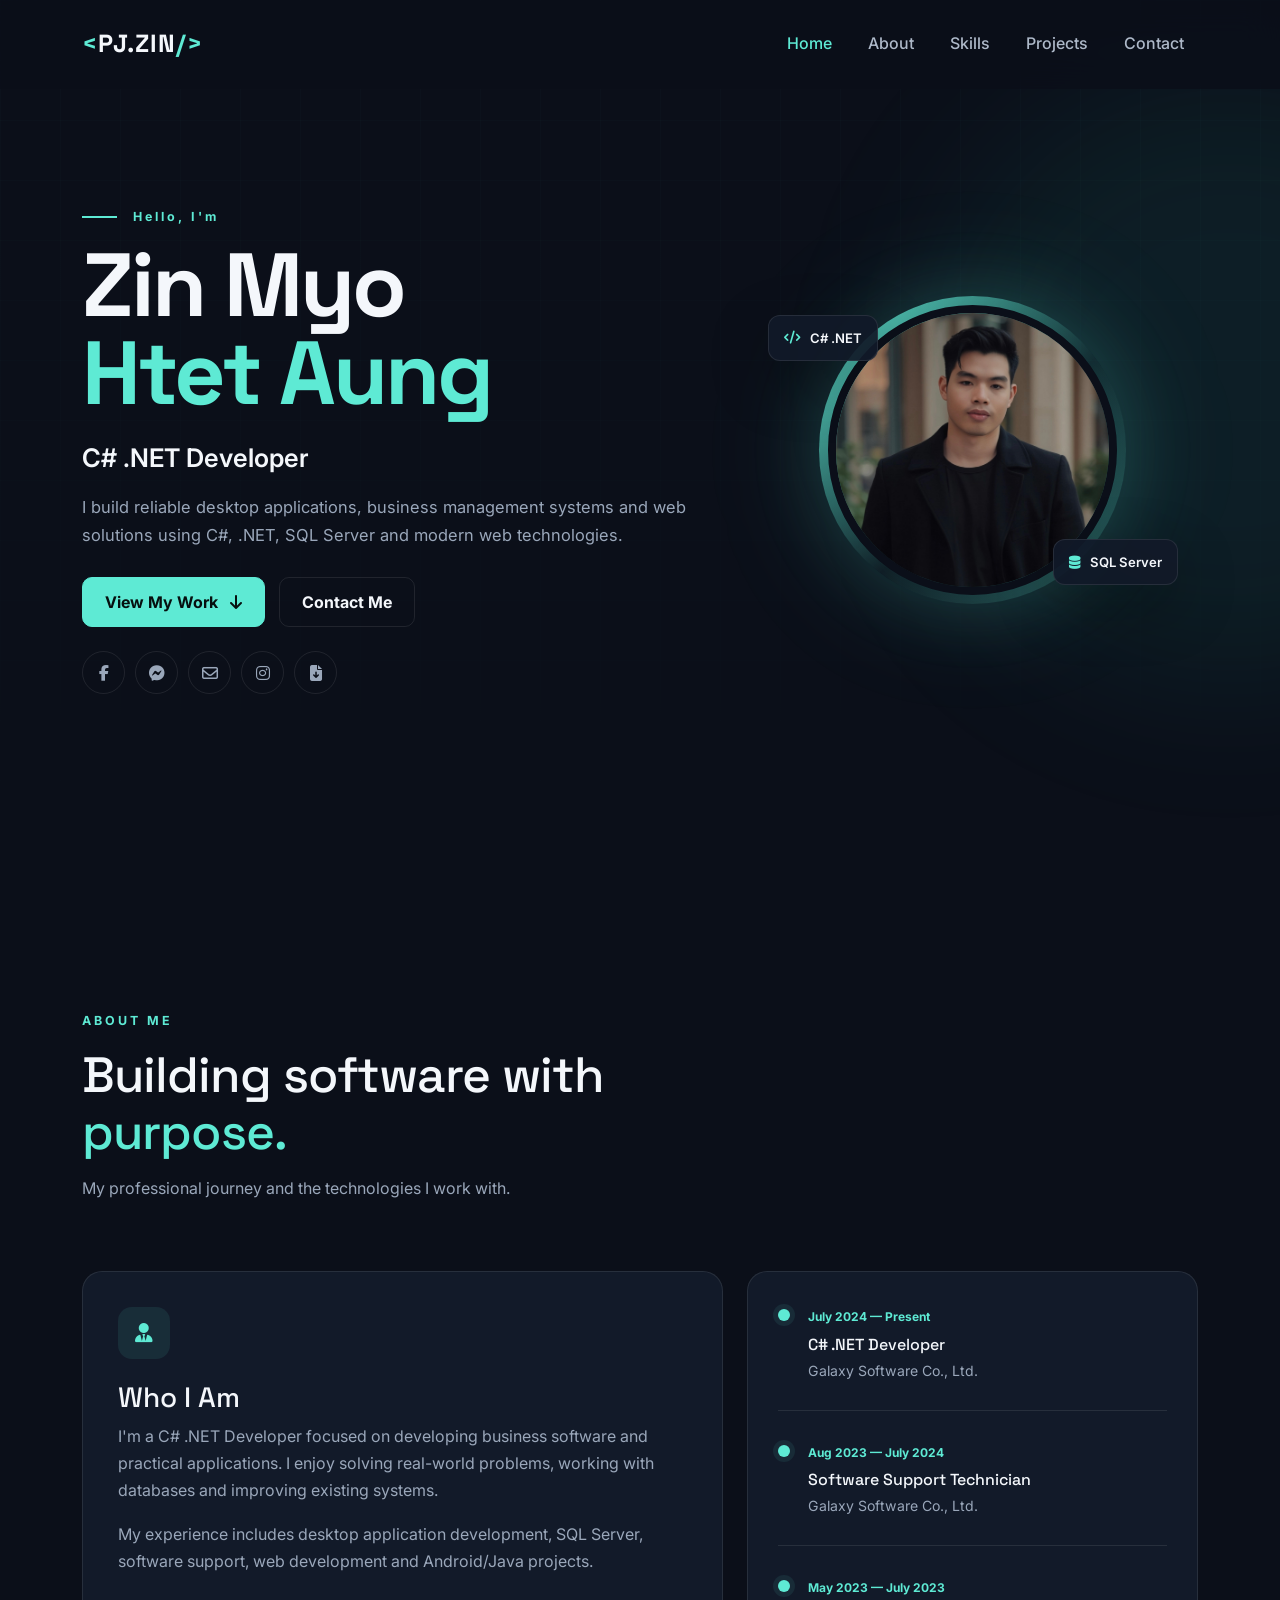
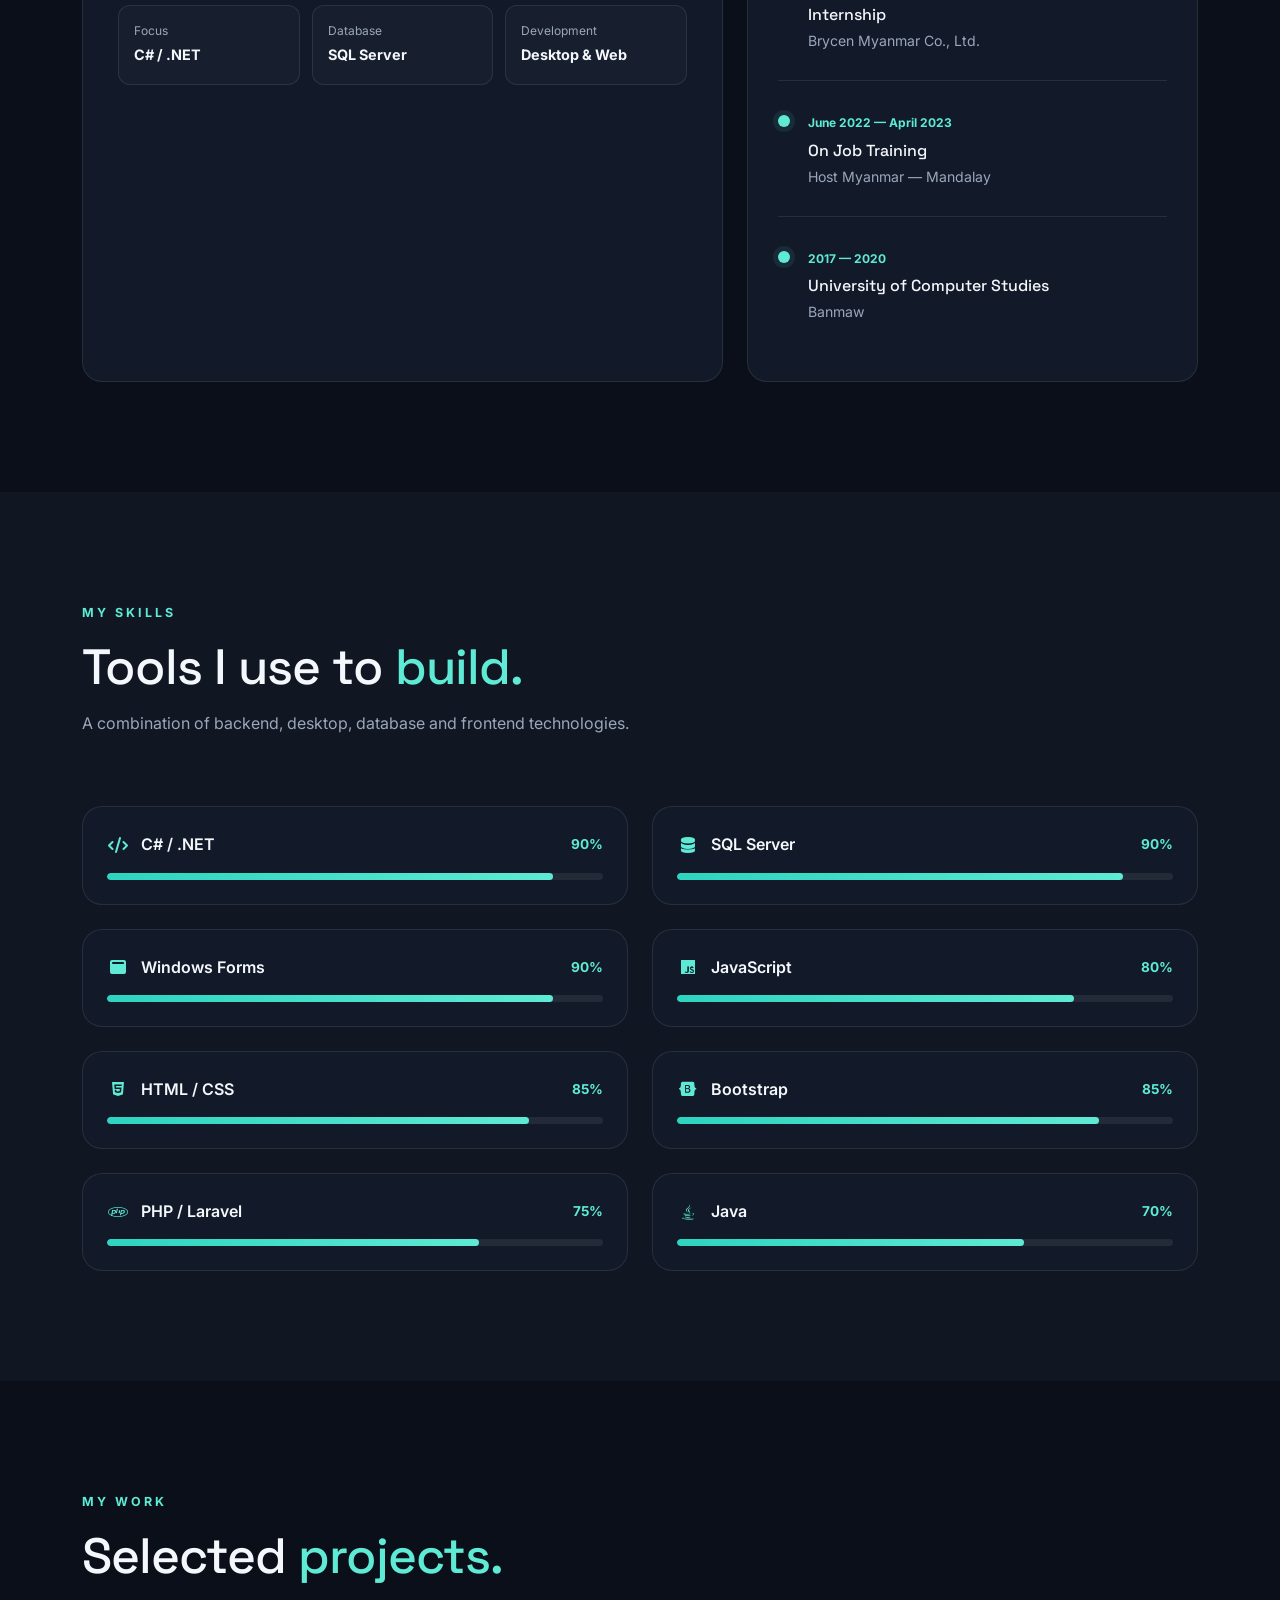
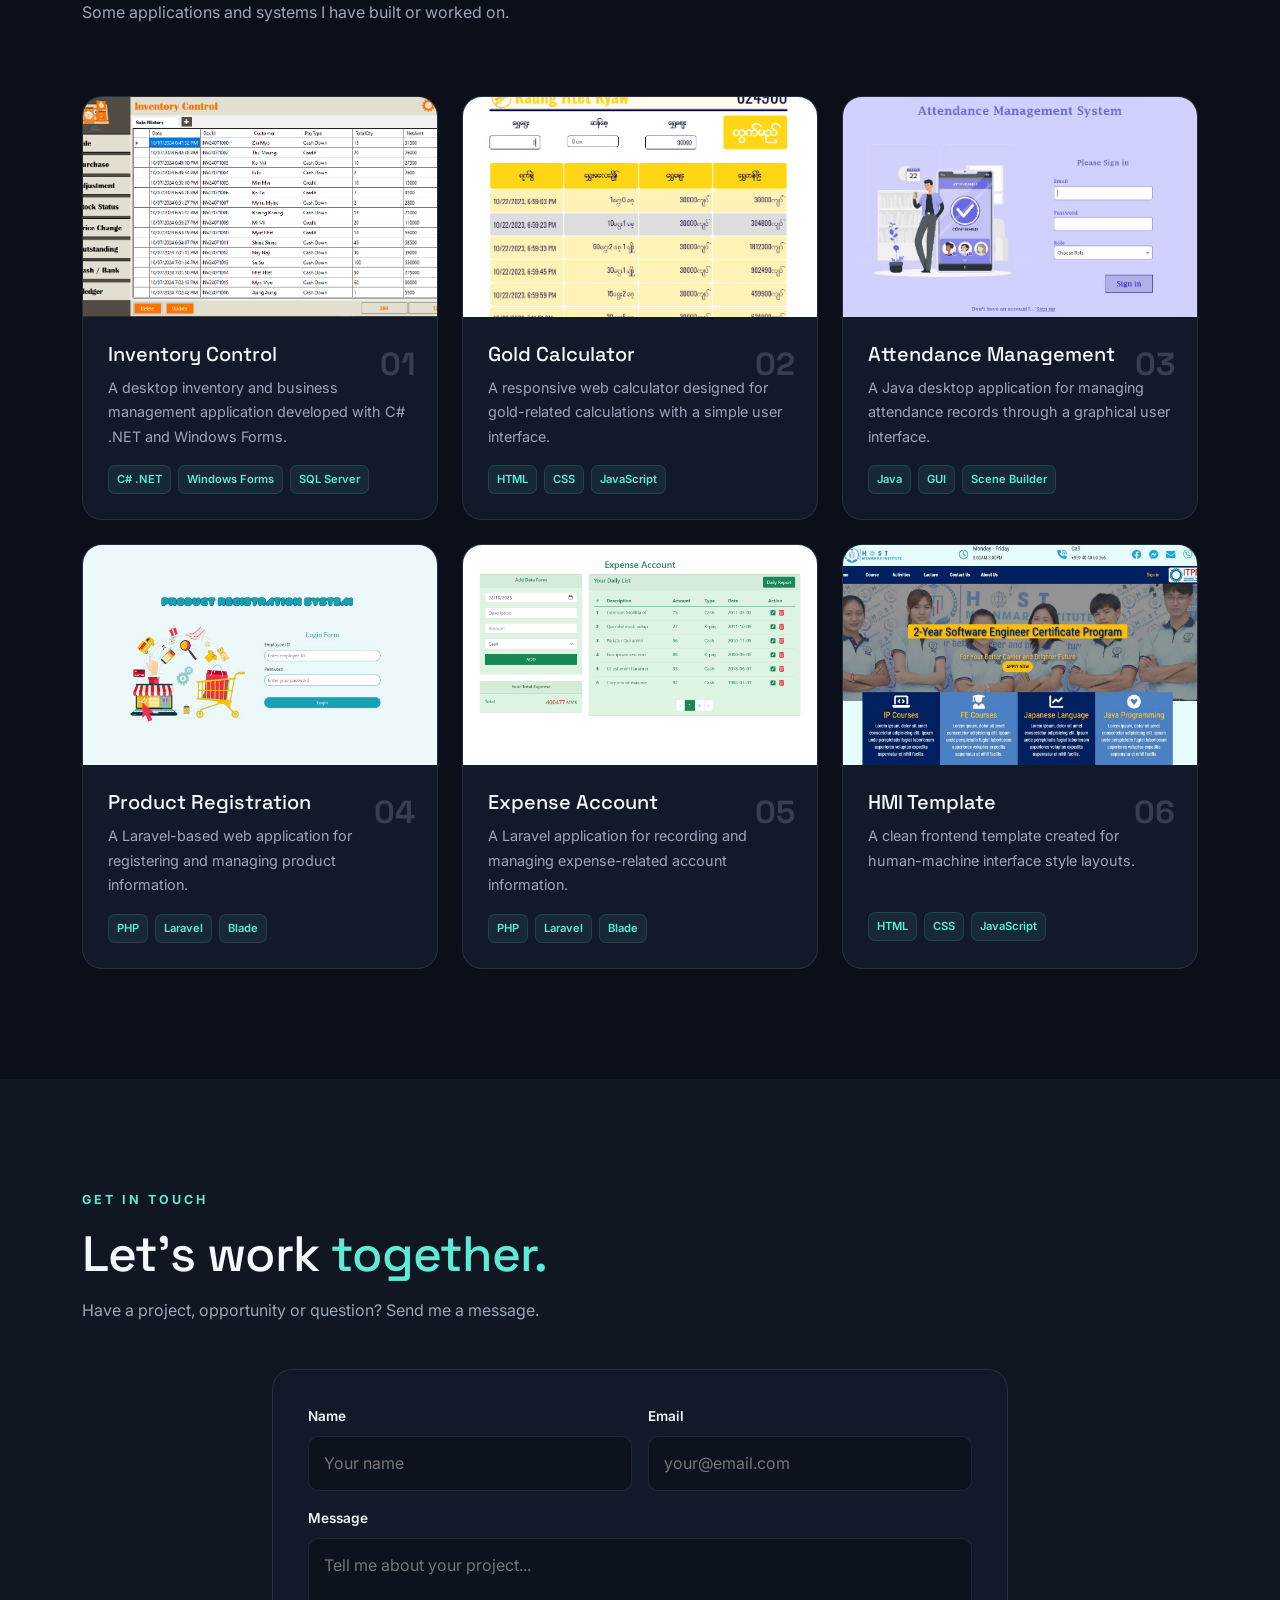
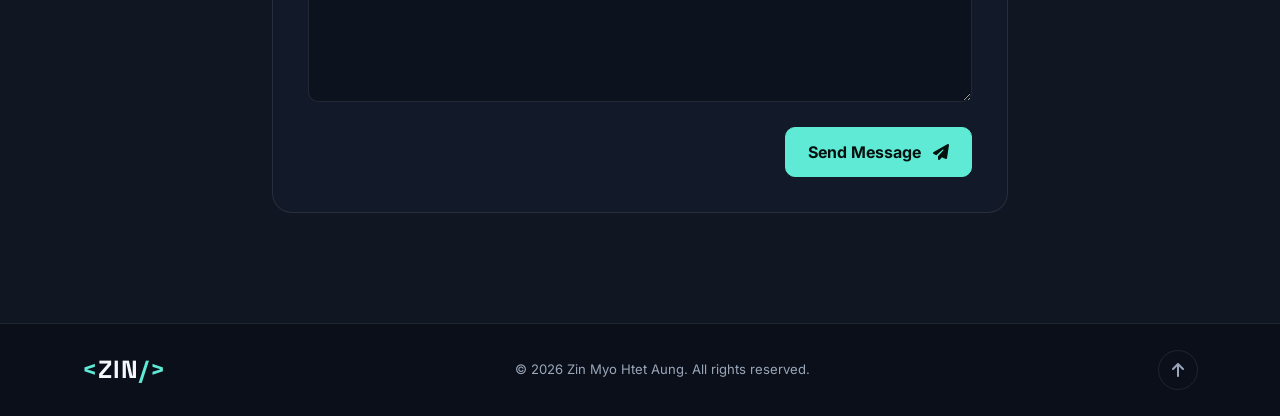
<file: index--.html>
<!DOCTYPE html>
<html lang="en">
<head>
    <meta charset="UTF-8">
    <meta name="viewport" content="width=device-width, initial-scale=1.0">
    <meta name="description" content="Zin Myo Htet Aung - C# .NET Developer Portfolio">
    <meta name="author" content="Zin Myo Htet Aung">
    <meta name="theme-color" content="#0b0f19">

    <title>Zin Myo Htet Aung | C# .NET Developer</title>

    <!-- Bootstrap 5.3 -->
    <link href="https://cdn.jsdelivr.net/npm/bootstrap@5.3.8/dist/css/bootstrap.min.css"
          rel="stylesheet"
          integrity="sha384-sRIl4kxILFvY47J16cr9ZwB07vP4J8+LH7qKQnuqkuIAvNWLzeN8tE5YBujZqJLB"
          crossorigin="anonymous">

    <!-- Font Awesome -->
    <link rel="stylesheet"
          href="https://cdnjs.cloudflare.com/ajax/libs/font-awesome/6.7.2/css/all.min.css"
          crossorigin="anonymous"
          referrerpolicy="no-referrer">

    <!-- AOS -->
    <link rel="stylesheet" href="https://unpkg.com/aos@next/dist/aos.css">

    <!-- Custom CSS -->
    <link rel="stylesheet" href="style.css">

    <link rel="icon" href="image/pp.jpg" type="image/jpeg">
</head>

<body>

<!-- ================= NAVBAR ================= -->
<nav class="navbar navbar-expand-lg fixed-top" id="mainNav">
    <div class="container">
        <a class="navbar-brand" href="#home">
            <span class="brand-accent">&lt;</span>PJ.ZIN<span class="brand-accent">/&gt;</span>
        </a>

        <button class="navbar-toggler" type="button"
                data-bs-toggle="collapse"
                data-bs-target="#navbarNav"
                aria-controls="navbarNav"
                aria-expanded="false"
                aria-label="Toggle navigation">
            <span class="navbar-toggler-icon"></span>
        </button>

        <div class="collapse navbar-collapse" id="navbarNav">
            <ul class="navbar-nav ms-auto align-items-lg-center gap-lg-2">
                <li class="nav-item"><a class="nav-link active" href="#home">Home</a></li>
                <li class="nav-item"><a class="nav-link" href="#about-me">About</a></li>
                <li class="nav-item"><a class="nav-link" href="#skills">Skills</a></li>
                <li class="nav-item"><a class="nav-link" href="#projects">Projects</a></li>
                <li class="nav-item"><a class="nav-link" href="#contact-me">Contact</a></li>
            </ul>
        </div>
    </div>
</nav>


<!-- ================= HERO ================= -->
<section id="home" class="hero-section">
    <div class="hero-grid"></div>

    <div class="container position-relative">
        <div class="row align-items-center min-vh-100 py-5">

            <div class="col-lg-7 order-2 order-lg-1" data-aos="fade-right" data-aos-duration="1000">
                <div class="hero-content">
                    <p class="eyebrow">
                        <span></span> Hello, I'm
                    </p>

                    <h1>
                        Zin Myo<br>
                        <span>Htet Aung</span>
                    </h1>

                    <h2>
                        C# .NET Developer
                    </h2>

                    <p class="hero-description">
                        I build reliable desktop applications, business management
                        systems and web solutions using C#, .NET, SQL Server and modern
                        web technologies.
                    </p>

                    <div class="hero-buttons">
                        <a href="#projects" class="btn btn-primary-custom">
                            View My Work <i class="fa-solid fa-arrow-down ms-2"></i>
                        </a>
                        <a href="#contact-me" class="btn btn-outline-custom">
                            Contact Me
                        </a>
                    </div>

                    <div class="social-links mt-4">
                        <a href="https://www.facebook.com/profile.php?id=100014480317493"
                           target="_blank" rel="noopener noreferrer" aria-label="Facebook">
                            <i class="fa-brands fa-facebook-f"></i>
                        </a>

                        <a href="https://www.facebook.com/messages/"
                           target="_blank" rel="noopener noreferrer" aria-label="Messenger">
                            <i class="fa-brands fa-facebook-messenger"></i>
                        </a>

                        <a href="mailto:your-email@example.com" aria-label="Email">
                            <i class="fa-regular fa-envelope"></i>
                        </a>

                        <a href="https://www.instagram.com/pj.zinmyohtetaung/?hl=en"
                           target="_blank" rel="noopener noreferrer" aria-label="Instagram">
                            <i class="fa-brands fa-instagram"></i>
                        </a>

                        <a href="YOUR_CV_LINK_HERE"
                           target="_blank" rel="noopener noreferrer" aria-label="Download CV">
                            <i class="fa-solid fa-file-arrow-down"></i>
                        </a>
                    </div>
                </div>
            </div>

            <div class="col-lg-5 order-1 order-lg-2 mb-5 mb-lg-0"
                 data-aos="zoom-in" data-aos-duration="1200">
                <div class="profile-wrapper">
                    <div class="profile-glow"></div>
                    <div class="profile-ring">
                        <img src="image/pp.jpg"
                             alt="Zin Myo Htet Aung"
                             class="profile-image">
                    </div>

                    <div class="floating-card card-code">
                        <i class="fa-solid fa-code"></i>
                        <span>C# .NET</span>
                    </div>

                    <div class="floating-card card-db">
                        <i class="fa-solid fa-database"></i>
                        <span>SQL Server</span>
                    </div>

                </div>
            </div>

        </div>
    </div>
</section>


<!-- ================= ABOUT ================= -->
<section id="about-me" class="section-padding">
    <div class="container">

        <div class="section-heading" data-aos="fade-up">
            <p class="section-label">ABOUT ME</p>
            <h2>Building software with <span>purpose.</span></h2>
            <p>
                My professional journey and the technologies I work with.
            </p>
        </div>

        <div class="row g-4 mt-2">

            <div class="col-lg-7" data-aos="fade-up" data-aos-delay="100">
                <div class="about-card">
                    <div class="about-icon">
                        <i class="fa-solid fa-user-tie"></i>
                    </div>

                    <h3>Who I Am</h3>

                    <p>
                        I'm a C# .NET Developer focused on developing business software
                        and practical applications. I enjoy solving real-world problems,
                        working with databases and improving existing systems.
                    </p>

                    <p>
                        My experience includes desktop application development,
                        SQL Server, software support, web development and Android/Java
                        projects.
                    </p>

                    <div class="quick-info">
                        <div>
                            <span>Focus</span>
                            <strong>C# / .NET</strong>
                        </div>
                        <div>
                            <span>Database</span>
                            <strong>SQL Server</strong>
                        </div>
                        <div>
                            <span>Development</span>
                            <strong>Desktop & Web</strong>
                        </div>
                    </div>
                </div>
            </div>

            <div class="col-lg-5" data-aos="fade-up" data-aos-delay="200">
                <div class="timeline-card">

                    <div class="timeline-item">
                        <div class="timeline-dot"></div>
                        <div>
                            <span class="timeline-date">July 2024 — Present</span>
                            <h4>C# .NET Developer</h4>
                            <p>Galaxy Software Co., Ltd.</p>
                        </div>
                    </div>

                    <div class="timeline-item">
                        <div class="timeline-dot"></div>
                        <div>
                            <span class="timeline-date">Aug 2023 — July 2024</span>
                            <h4>Software Support Technician</h4>
                            <p>Galaxy Software Co., Ltd.</p>
                        </div>
                    </div>

                    <div class="timeline-item">
                        <div class="timeline-dot"></div>
                        <div>
                            <span class="timeline-date">May 2023 — July 2023</span>
                            <h4>Internship</h4>
                            <p>Brycen Myanmar Co., Ltd.</p>
                        </div>
                    </div>

                    <div class="timeline-item">
                        <div class="timeline-dot"></div>
                        <div>
                            <span class="timeline-date">June 2022 — April 2023</span>
                            <h4>On Job Training</h4>
                            <p>Host Myanmar — Mandalay</p>
                        </div>
                    </div>

                    <div class="timeline-item mb-0">
                        <div class="timeline-dot"></div>
                        <div>
                            <span class="timeline-date">2017 — 2020</span>
                            <h4>University of Computer Studies</h4>
                            <p>Banmaw</p>
                        </div>
                    </div>

                </div>
            </div>

        </div>
    </div>
</section>


<!-- ================= SKILLS ================= -->
<section id="skills" class="section-padding section-alt">
    <div class="container">

        <div class="section-heading" data-aos="fade-up">
            <p class="section-label">MY SKILLS</p>
            <h2>Tools I use to <span>build.</span></h2>
            <p>
                A combination of backend, desktop, database and frontend technologies.
            </p>
        </div>

        <div class="row g-4 mt-2">

            <div class="col-md-6" data-aos="fade-right">
                <div class="skill-card">
                    <div class="skill-top">
                        <div class="skill-name">
                            <i class="fa-solid fa-code"></i>
                            <span>C# / .NET</span>
                        </div>
                        <strong>90%</strong>
                    </div>
                    <div class="skill-track"><div style="width:90%"></div></div>
                </div>
            </div>

            <div class="col-md-6" data-aos="fade-left">
                <div class="skill-card">
                    <div class="skill-top">
                        <div class="skill-name">
                            <i class="fa-solid fa-database"></i>
                            <span>SQL Server</span>
                        </div>
                        <strong>90%</strong>
                    </div>
                    <div class="skill-track"><div style="width:90%"></div></div>
                </div>
            </div>

            <div class="col-md-6" data-aos="fade-right">
                <div class="skill-card">
                    <div class="skill-top">
                        <div class="skill-name">
                            <i class="fa-solid fa-window-maximize"></i>
                            <span>Windows Forms</span>
                        </div>
                        <strong>90%</strong>
                    </div>
                    <div class="skill-track"><div style="width:90%"></div></div>
                </div>
            </div>

            <div class="col-md-6" data-aos="fade-left">
                <div class="skill-card">
                    <div class="skill-top">
                        <div class="skill-name">
                            <i class="fa-brands fa-js"></i>
                            <span>JavaScript</span>
                        </div>
                        <strong>80%</strong>
                    </div>
                    <div class="skill-track"><div style="width:80%"></div></div>
                </div>
            </div>

            <div class="col-md-6" data-aos="fade-right">
                <div class="skill-card">
                    <div class="skill-top">
                        <div class="skill-name">
                            <i class="fa-brands fa-html5"></i>
                            <span>HTML / CSS</span>
                        </div>
                        <strong>85%</strong>
                    </div>
                    <div class="skill-track"><div style="width:85%"></div></div>
                </div>
            </div>

            <div class="col-md-6" data-aos="fade-left">
                <div class="skill-card">
                    <div class="skill-top">
                        <div class="skill-name">
                            <i class="fa-brands fa-bootstrap"></i>
                            <span>Bootstrap</span>
                        </div>
                        <strong>85%</strong>
                    </div>
                    <div class="skill-track"><div style="width:85%"></div></div>
                </div>
            </div>

            <div class="col-md-6" data-aos="fade-right">
                <div class="skill-card">
                    <div class="skill-top">
                        <div class="skill-name">
                            <i class="fa-brands fa-php"></i>
                            <span>PHP / Laravel</span>
                        </div>
                        <strong>75%</strong>
                    </div>
                    <div class="skill-track"><div style="width:75%"></div></div>
                </div>
            </div>

            <div class="col-md-6" data-aos="fade-left">
                <div class="skill-card">
                    <div class="skill-top">
                        <div class="skill-name">
                            <i class="fa-brands fa-java"></i>
                            <span>Java</span>
                        </div>
                        <strong>70%</strong>
                    </div>
                    <div class="skill-track"><div style="width:70%"></div></div>
                </div>
            </div>

        </div>
    </div>
</section>


<!-- ================= PROJECTS ================= -->
<section id="projects" class="section-padding">
    <div class="container">

        <div class="section-heading" data-aos="fade-up">
            <p class="section-label">MY WORK</p>
            <h2>Selected <span>projects.</span></h2>
            <p>
                Some applications and systems I have built or worked on.
            </p>
        </div>

        <div class="row g-4 mt-2">

            <!-- Project 1 -->
            <div class="col-md-6 col-xl-4" data-aos="fade-up">
                <article class="project-card">
                    <div class="project-image">
                        <img src="image/ic.png" alt="Inventory Control project">
                        <div class="project-overlay">
                            <a href="https://github.com/zinmyohtetaung-zmha/POS"
                               target="_blank" rel="noopener noreferrer">
                                <i class="fa-brands fa-github"></i>
                            </a>
                        </div>
                    </div>

                    <div class="project-body">
                        <span class="project-number">01</span>
                        <h3>Inventory Control</h3>
                        <p>
                            A desktop inventory and business management application
                            developed with C# .NET and Windows Forms.
                        </p>
                        <div class="tech-tags">
                            <span>C# .NET</span>
                            <span>Windows Forms</span>
                            <span>SQL Server</span>
                        </div>
                    </div>
                </article>
            </div>

            <!-- Project 2 -->
            <div class="col-md-6 col-xl-4" data-aos="fade-up" data-aos-delay="100">
                <article class="project-card">
                    <div class="project-image">
                        <img src="image/gc.png" alt="Gold Calculator project">
                        <div class="project-overlay">
                            <a href="https://vigilant-bartik-30bd97.netlify.app/"
                               target="_blank" rel="noopener noreferrer">
                                <i class="fa-solid fa-arrow-up-right-from-square"></i>
                            </a>
                        </div>
                    </div>

                    <div class="project-body">
                        <span class="project-number">02</span>
                        <h3>Gold Calculator</h3>
                        <p>
                            A responsive web calculator designed for gold-related
                            calculations with a simple user interface.
                        </p>
                        <div class="tech-tags">
                            <span>HTML</span>
                            <span>CSS</span>
                            <span>JavaScript</span>
                        </div>
                    </div>
                </article>
            </div>

            <!-- Project 3 -->
            <div class="col-md-6 col-xl-4" data-aos="fade-up" data-aos-delay="200">
                <article class="project-card">
                    <div class="project-image">
                        <img src="image/ams.jpg" alt="Attendance Management System">
                        <div class="project-overlay">
                            <a href="https://github.com/zinmyohtetaung-zmha/Attendance-Mangement-System"
                               target="_blank" rel="noopener noreferrer">
                                <i class="fa-brands fa-github"></i>
                            </a>
                        </div>
                    </div>

                    <div class="project-body">
                        <span class="project-number">03</span>
                        <h3>Attendance Management</h3>
                        <p>
                            A Java desktop application for managing attendance
                            records through a graphical user interface.
                        </p>
                        <div class="tech-tags">
                            <span>Java</span>
                            <span>GUI</span>
                            <span>Scene Builder</span>
                        </div>
                    </div>
                </article>
            </div>

            <!-- Project 4 -->
            <div class="col-md-6 col-xl-4" data-aos="fade-up">
                <article class="project-card">
                    <div class="project-image">
                        <img src="image/prs.jpg" alt="Product Registration System">
                        <div class="project-overlay">
                            <a href="https://github.com/zinmyohtetaung-zmha/product-registration-system"
                               target="_blank" rel="noopener noreferrer">
                                <i class="fa-brands fa-github"></i>
                            </a>
                        </div>
                    </div>

                    <div class="project-body">
                        <span class="project-number">04</span>
                        <h3>Product Registration</h3>
                        <p>
                            A Laravel-based web application for registering and
                            managing product information.
                        </p>
                        <div class="tech-tags">
                            <span>PHP</span>
                            <span>Laravel</span>
                            <span>Blade</span>
                        </div>
                    </div>
                </article>
            </div>

            <!-- Project 5 -->
            <div class="col-md-6 col-xl-4" data-aos="fade-up" data-aos-delay="100">
                <article class="project-card">
                    <div class="project-image">
                        <img src="image/ec.png" alt="Expense Account project">
                        <div class="project-overlay">
                            <a href="https://github.com/zinmyohtetaung-zmha/expense-account"
                               target="_blank" rel="noopener noreferrer">
                                <i class="fa-brands fa-github"></i>
                            </a>
                        </div>
                    </div>

                    <div class="project-body">
                        <span class="project-number">05</span>
                        <h3>Expense Account</h3>
                        <p>
                            A Laravel application for recording and managing
                            expense-related account information.
                        </p>
                        <div class="tech-tags">
                            <span>PHP</span>
                            <span>Laravel</span>
                            <span>Blade</span>
                        </div>
                    </div>
                </article>
            </div>

            <!-- Project 6 -->
            <div class="col-md-6 col-xl-4" data-aos="fade-up" data-aos-delay="200">
                <article class="project-card">
                    <div class="project-image">
                        <img src="image/hmi.jpg" alt="HMI Template project">
                        <div class="project-overlay">
                            <a href="https://github.com/zinmyohtetaung-zmha/hmi-template"
                               target="_blank" rel="noopener noreferrer">
                                <i class="fa-brands fa-github"></i>
                            </a>
                        </div>
                    </div>

                    <div class="project-body">
                        <span class="project-number">06</span>
                        <h3>HMI Template</h3>
                        <p>
                            A clean frontend template created for human-machine
                            interface style layouts.
                        </p>
                        <div class="tech-tags">
                            <span>HTML</span>
                            <span>CSS</span>
                            <span>JavaScript</span>
                        </div>
                    </div>
                </article>
            </div>

        </div>
    </div>
</section>


<!-- ================= CONTACT ================= -->
<section id="contact-me" class="section-padding section-alt">
    <div class="container">

        <div class="section-heading" data-aos="fade-up">
            <p class="section-label">GET IN TOUCH</p>
            <h2>Let's work <span>together.</span></h2>
            <p>
                Have a project, opportunity or question? Send me a message.
            </p>
        </div>

        <div class="row justify-content-center mt-3">
            <div class="col-lg-8" data-aos="zoom-in">

                <div class="contact-card">
                    <form action="submit.php" method="post">

                        <div class="row g-3">
                            <div class="col-md-6">
                                <label for="name">Name</label>
                                <input type="text" id="name" name="name"
                                       placeholder="Your name" required>
                            </div>

                            <div class="col-md-6">
                                <label for="email">Email</label>
                                <input type="email" id="email" name="email"
                                       placeholder="your@email.com" required>
                            </div>

                            <div class="col-12">
                                <label for="message">Message</label>
                                <textarea id="message" name="message"
                                          rows="5"
                                          placeholder="Tell me about your project..."
                                          required></textarea>
                            </div>

                            <div class="col-12 text-end">
                                <button type="submit" class="btn btn-primary-custom">
                                    Send Message
                                    <i class="fa-solid fa-paper-plane ms-2"></i>
                                </button>
                            </div>
                        </div>

                    </form>
                </div>

            </div>
        </div>

    </div>
</section>


<!-- ================= FOOTER ================= -->
<footer>
    <div class="container">
        <div class="footer-content">
            <a href="#home" class="navbar-brand">
                <span class="brand-accent">&lt;</span>ZIN<span class="brand-accent">/&gt;</span>
            </a>

            <p>
                © <span id="currentYear"></span> Zin Myo Htet Aung. All rights reserved.
            </p>

            <a href="#home" class="back-top" aria-label="Back to top">
                <i class="fa-solid fa-arrow-up"></i>
            </a>
        </div>
    </div>
</footer>


<!-- Bootstrap -->
<script src="https://cdn.jsdelivr.net/npm/bootstrap@5.3.8/dist/js/bootstrap.bundle.min.js"
        integrity="sha384-FKyoEForCGlyvwx9Hj09JcYn3nv7wiPVlz7YYJwRkvc0XK/BmnVDxM+D2scQbITxI"
        crossorigin="anonymous"></script>

<!-- AOS -->
<script src="https://unpkg.com/aos@next/dist/aos.js"></script>

<!-- Custom JS -->
<script src="index.js"></script>

</body>
</html>
</file>
<file: style.css>
@import url('https://fonts.googleapis.com/css2?family=Inter:wght@400;500;600;700;800&family=Space+Grotesk:wght@500;600;700&display=swap');

:root {
    --bg: #0b0f19;
    --bg-soft: #101622;
    --card: #121a29;
    --card-hover: #172236;
    --text: #f4f7fb;
    --muted: #9aa7ba;
    --primary: #5eead4;
    --primary-dark: #2dd4bf;
    --border: rgba(255, 255, 255, 0.09);
    --shadow: 0 20px 60px rgba(0, 0, 0, 0.28);
    --radius: 20px;
}

html {
    scroll-behavior: smooth;
    scroll-padding-top: 80px;
}

body {
    margin: 0;
    background: var(--bg);
    color: var(--text);
    font-family: 'Inter', sans-serif;
    line-height: 1.7;
    overflow-x: hidden;
}

a {
    text-decoration: none;
}

section {
    position: relative;
}

.section-padding {
    padding: 110px 0;
}

.section-alt {
    background: var(--bg-soft);
}

.navbar {
    padding: 18px 0;
    background: rgba(11, 15, 25, 0.78);
    backdrop-filter: blur(18px);
    -webkit-backdrop-filter: blur(18px);
    border-bottom: 1px solid transparent;
    transition: all 0.3s ease;
}

.navbar.scrolled {
    padding: 12px 0;
    border-color: var(--border);
}

.navbar-brand {
    font-family: 'Space Grotesk', sans-serif;
    font-size: 1.55rem;
    font-weight: 700;
    color: var(--text) !important;
    letter-spacing: 1px;
}

.brand-accent {
    color: var(--primary);
}

.nav-link {
    color: #aeb9c9 !important;
    font-weight: 500;
    padding: 8px 14px !important;
    transition: 0.25s ease;
}

.nav-link:hover,
.nav-link.active {
    color: var(--primary) !important;
}

.navbar-toggler {
    border: 1px solid var(--border);
    padding: 7px 10px;
}

.navbar-toggler:focus {
    box-shadow: none;
}

.navbar-toggler-icon {
    filter: invert(1);
}

/* HERO */
.hero-section {
    min-height: 100vh;
    display: flex;
    align-items: center;
    overflow: hidden;
}

.hero-grid {
    position: absolute;
    inset: 0;
    opacity: 0.28;
    background-image:
        linear-gradient(rgba(94, 234, 212, 0.07) 1px, transparent 1px),
        linear-gradient(90deg, rgba(94, 234, 212, 0.07) 1px, transparent 1px);
    background-size: 60px 60px;
    mask-image: linear-gradient(to bottom, black, transparent);
}

.hero-section::before {
    content: "";
    position: absolute;
    width: 600px;
    height: 600px;
    border-radius: 50%;
    background: rgba(45, 212, 191, 0.08);
    filter: blur(80px);
    right: -250px;
    top: 80px;
}

.eyebrow,
.section-label {
    color: var(--primary);
    font-size: 0.78rem;
    font-weight: 700;
    letter-spacing: 3px;
    margin-bottom: 15px;
}

.eyebrow span {
    display: inline-block;
    width: 35px;
    height: 2px;
    margin-right: 10px;
    vertical-align: middle;
    background: var(--primary);
}

.hero-content h1 {
    font-family: 'Space Grotesk', sans-serif;
    font-size: clamp(3.3rem, 7vw, 6rem);
    line-height: 0.98;
    letter-spacing: -3px;
    font-weight: 700;
    margin: 0;
}

.hero-content h1 span {
    color: var(--primary);
}

.hero-content h2 {
    margin-top: 25px;
    font-size: clamp(1.3rem, 2vw, 1.7rem);
    font-weight: 600;
}

.hero-description {
    max-width: 650px;
    margin: 20px 0 28px;
    color: var(--muted);
    font-size: 1.03rem;
}

.btn-primary-custom,
.btn-outline-custom {
    border-radius: 10px;
    padding: 12px 22px;
    font-weight: 700;
    transition: 0.3s ease;
}

.btn-primary-custom {
    color: #06100f;
    background: var(--primary);
    border: 1px solid var(--primary);
}

.btn-primary-custom:hover {
    color: #06100f;
    background: #8af5e5;
    transform: translateY(-3px);
    box-shadow: 0 12px 30px rgba(94, 234, 212, 0.18);
}

.btn-outline-custom {
    margin-left: 10px;
    color: var(--text);
    border: 1px solid var(--border);
}

.btn-outline-custom:hover {
    color: var(--primary);
    border-color: var(--primary);
    transform: translateY(-3px);
}

.social-links {
    display: flex;
    gap: 10px;
}

.social-links a {
    width: 43px;
    height: 43px;
    display: grid;
    place-items: center;
    color: var(--muted);
    border: 1px solid var(--border);
    border-radius: 50%;
    transition: 0.3s ease;
}

.social-links a:hover {
    color: var(--primary);
    border-color: var(--primary);
    transform: translateY(-4px);
}

/* PROFILE */
.profile-wrapper {
    position: relative;
    width: min(410px, 82vw);
    aspect-ratio: 1;
    margin: auto;
    display: grid;
    place-items: center;
}

.profile-glow {
    position: absolute;
    width: 75%;
    height: 75%;
    border-radius: 50%;
    background: rgba(94, 234, 212, 0.16);
    filter: blur(55px);
}

.profile-ring {
    position: relative;
    width: 75%;
    aspect-ratio: 1;
    padding: 9px;
    border-radius: 50%;
    background: linear-gradient(135deg, var(--primary), transparent 55%, rgba(94,234,212,.3));
    box-shadow: 0 0 80px rgba(94, 234, 212, 0.1);
}

.profile-image {
    width: 100%;
    height: 100%;
    display: block;
    object-fit: cover;
    object-position: center;
    border-radius: 50%;
    border: 8px solid var(--bg);
}

.floating-card {
    position: absolute;
    z-index: 3;
    display: flex;
    align-items: center;
    gap: 10px;
    padding: 11px 15px;
    border: 1px solid var(--border);
    background: rgba(18, 26, 41, 0.92);
    border-radius: 12px;
    box-shadow: var(--shadow);
    font-size: 0.82rem;
    font-weight: 600;
    animation: float 4s ease-in-out infinite;
}

.floating-card i {
    color: var(--primary);
}

.card-code {
    top: 17%;
    left: 0;
}

.card-db {
    right: 0;
    bottom: 17%;
    animation-delay: 1.3s;
}

@keyframes float {
    0%, 100% { transform: translateY(0); }
    50% { transform: translateY(-10px); }
}

/* HEADINGS */
.section-heading {
    max-width: 700px;
    margin-bottom: 45px;
}

.section-heading h2 {
    font-family: 'Space Grotesk', sans-serif;
    font-size: clamp(2rem, 4vw, 3.1rem);
    line-height: 1.15;
    letter-spacing: -1px;
    margin-bottom: 15px;
}

.section-heading h2 span {
    color: var(--primary);
}

.section-heading > p:last-child {
    color: var(--muted);
    margin: 0;
}

/* ABOUT */
.about-card,
.timeline-card,
.skill-card,
.contact-card {
    border: 1px solid var(--border);
    background: var(--card);
    border-radius: var(--radius);
}

.about-card {
    height: 100%;
    padding: 35px;
}

.about-icon {
    width: 52px;
    height: 52px;
    display: grid;
    place-items: center;
    border-radius: 14px;
    background: rgba(94, 234, 212, 0.09);
    color: var(--primary);
    font-size: 1.25rem;
    margin-bottom: 22px;
}

.about-card h3 {
    font-family: 'Space Grotesk', sans-serif;
}

.about-card p {
    color: var(--muted);
}

.quick-info {
    display: grid;
    grid-template-columns: repeat(3, 1fr);
    gap: 12px;
    margin-top: 30px;
}

.quick-info div {
    padding: 15px;
    border-radius: 12px;
    background: rgba(255,255,255,.025);
    border: 1px solid var(--border);
}

.quick-info span {
    display: block;
    color: var(--muted);
    font-size: .75rem;
}

.quick-info strong {
    font-size: .9rem;
}

.timeline-card {
    padding: 30px;
}

.timeline-item {
    position: relative;
    display: flex;
    gap: 18px;
    padding-bottom: 27px;
    margin-bottom: 27px;
    border-bottom: 1px solid var(--border);
}

.timeline-item:last-child {
    border-bottom: 0;
}

.timeline-dot {
    flex: 0 0 12px;
    width: 12px;
    height: 12px;
    margin-top: 7px;
    border-radius: 50%;
    background: var(--primary);
    box-shadow: 0 0 0 5px rgba(94,234,212,.08);
}

.timeline-date {
    color: var(--primary);
    font-size: .75rem;
    font-weight: 700;
}

.timeline-item h4 {
    font-family: 'Space Grotesk', sans-serif;
    font-size: 1rem;
    margin: 5px 0;
}

.timeline-item p {
    margin: 0;
    color: var(--muted);
    font-size: .88rem;
}

/* SKILLS */
.skill-card {
    padding: 24px;
    transition: 0.3s ease;
}

.skill-card:hover {
    transform: translateY(-4px);
    border-color: rgba(94,234,212,.3);
}

.skill-top {
    display: flex;
    justify-content: space-between;
    align-items: center;
    margin-bottom: 14px;
}

.skill-name {
    display: flex;
    align-items: center;
    gap: 12px;
    font-weight: 600;
}

.skill-name i {
    color: var(--primary);
    width: 22px;
    text-align: center;
}

.skill-top strong {
    color: var(--primary);
    font-size: .85rem;
}

.skill-track {
    height: 7px;
    background: rgba(255,255,255,.07);
    border-radius: 20px;
    overflow: hidden;
}

.skill-track div {
    height: 100%;
    border-radius: inherit;
    background: linear-gradient(90deg, var(--primary-dark), var(--primary));
}

/* PROJECTS */
.project-card {
    height: 100%;
    overflow: hidden;
    border: 1px solid var(--border);
    background: var(--card);
    border-radius: var(--radius);
    transition: 0.35s ease;
}

.project-card:hover {
    transform: translateY(-8px);
    border-color: rgba(94,234,212,.3);
    box-shadow: var(--shadow);
}

.project-image {
    position: relative;
    height: 220px;
    overflow: hidden;
    background: #0e1420;
}

.project-image img {
    width: 100%;
    height: 100%;
    object-fit: cover;
    transition: transform .5s ease;
}

.project-card:hover .project-image img {
    transform: scale(1.06);
}

.project-overlay {
    position: absolute;
    inset: 0;
    display: grid;
    place-items: center;
    background: rgba(7, 12, 20, .72);
    opacity: 0;
    transition: .3s ease;
}

.project-card:hover .project-overlay {
    opacity: 1;
}

.project-overlay a {
    width: 52px;
    height: 52px;
    display: grid;
    place-items: center;
    border-radius: 50%;
    color: #06100f;
    background: var(--primary);
    font-size: 1.1rem;
}

.project-body {
    position: relative;
    padding: 25px;
}

.project-number {
    position: absolute;
    top: 20px;
    right: 22px;
    color: rgba(255,255,255,.16);
    font-family: 'Space Grotesk', sans-serif;
    font-size: 2rem;
    font-weight: 700;
}

.project-body h3 {
    font-family: 'Space Grotesk', sans-serif;
    font-size: 1.25rem;
    margin-bottom: 10px;
    padding-right: 35px;
}

.project-body p {
    color: var(--muted);
    font-size: .9rem;
    min-height: 72px;
}

.tech-tags {
    display: flex;
    flex-wrap: wrap;
    gap: 7px;
}

.tech-tags span {
    color: var(--primary);
    background: rgba(94,234,212,.07);
    border: 1px solid rgba(94,234,212,.13);
    border-radius: 7px;
    padding: 4px 8px;
    font-size: .7rem;
    font-weight: 600;
}

/* CONTACT */
.contact-card {
    padding: 35px;
}

.contact-card label {
    display: block;
    margin-bottom: 8px;
    font-size: .85rem;
    font-weight: 600;
}

.contact-card input,
.contact-card textarea {
    width: 100%;
    color: var(--text);
    background: #0c121e;
    border: 1px solid var(--border);
    border-radius: 10px;
    outline: none;
    padding: 13px 15px;
    transition: .25s ease;
}

.contact-card input:focus,
.contact-card textarea:focus {
    border-color: var(--primary);
    box-shadow: 0 0 0 3px rgba(94,234,212,.08);
}

.contact-card textarea {
    resize: vertical;
}

/* FOOTER */
footer {
    padding: 25px 0;
    border-top: 1px solid var(--border);
    background: var(--bg);
}

.footer-content {
    display: flex;
    align-items: center;
    justify-content: space-between;
    gap: 20px;
}

.footer-content p {
    margin: 0;
    color: var(--muted);
    font-size: .82rem;
}

.back-top {
    width: 40px;
    height: 40px;
    display: grid;
    place-items: center;
    border: 1px solid var(--border);
    border-radius: 50%;
    color: var(--muted);
    transition: .25s ease;
}

.back-top:hover {
    color: var(--primary);
    border-color: var(--primary);
}

/* RESPONSIVE */
@media (max-width: 991.98px) {
    .navbar {
        background: rgba(11,15,25,.94);
    }

    .navbar-collapse {
        padding-top: 15px;
    }

    .hero-section {
        padding-top: 75px;
    }

    .hero-content {
        text-align: center;
    }

    .eyebrow {
        justify-content: center;
    }

    .hero-description {
        margin-left: auto;
        margin-right: auto;
    }

    .social-links {
        justify-content: center;
    }

    .profile-wrapper {
        max-width: 330px;
    }
}

@media (max-width: 767.98px) {
    .section-padding {
        padding: 80px 0;
    }

    .hero-content h1 {
        letter-spacing: -2px;
    }

    .hero-buttons {
        display: flex;
        flex-direction: column;
        gap: 10px;
    }

    .btn-outline-custom {
        margin-left: 0;
    }

    .quick-info {
        grid-template-columns: 1fr;
    }

    .about-card,
    .timeline-card,
    .contact-card {
        padding: 25px;
    }

    .project-image {
        height: 210px;
    }

    .footer-content {
        flex-direction: column;
        text-align: center;
    }

    .floating-card {
        font-size: .72rem;
        padding: 8px 10px;
    }

    .card-code {
        left: -5px;
    }

    .card-db {
        right: -5px;
    }
}

@media (max-width: 400px) {
    .profile-wrapper {
        width: 75vw;
    }

    .hero-content h1 {
        font-size: 2.8rem;
    }
}
</file>
